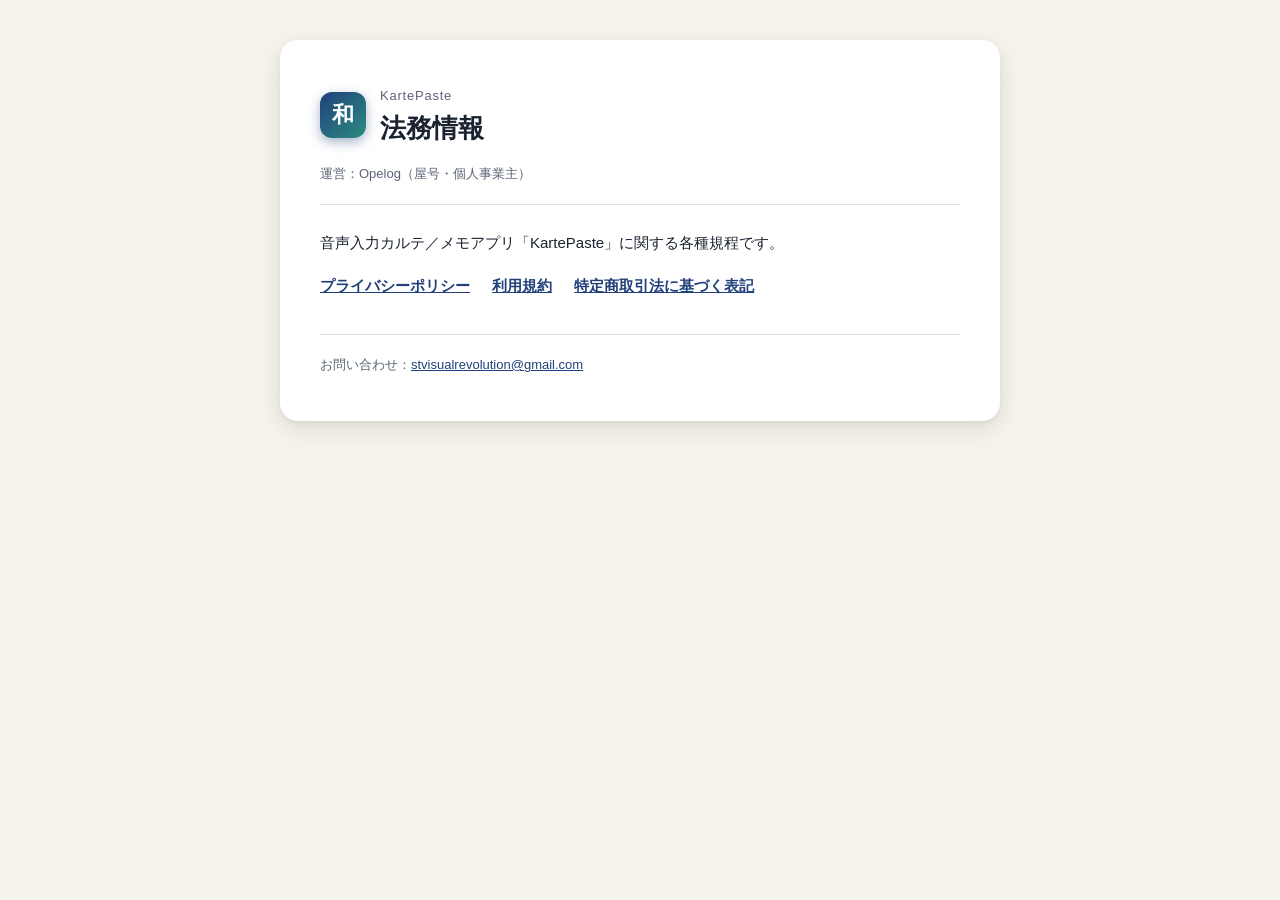
<file: index.html>
<!DOCTYPE html>
<html lang="ja">
<head>
<meta charset="UTF-8" />
<meta name="viewport" content="width=device-width, initial-scale=1.0" />
<title>KartePaste 法務情報</title>
<link rel="stylesheet" href="style.css" />
</head>
<body>
<div class="wrap">
  <div class="paper">
    <div class="hero">
      <div class="hero-mark">和</div>
      <div><div class="app-name">KartePaste</div><h1>法務情報</h1></div>
    </div>
    <p class="meta">運営：Opelog（屋号・個人事業主）</p>
    <p>音声入力カルテ／メモアプリ「KartePaste」に関する各種規程です。</p>
    <p class="links">
      <a href="privacy.html">プライバシーポリシー</a>
      <a href="terms.html">利用規約</a>
      <a href="tokushoho.html">特定商取引法に基づく表記</a>
    </p>
    <div class="foot">お問い合わせ：<a href="mailto:stvisualrevolution@gmail.com">stvisualrevolution@gmail.com</a></div>
  </div>
</div>
</body>
</html>
</file>
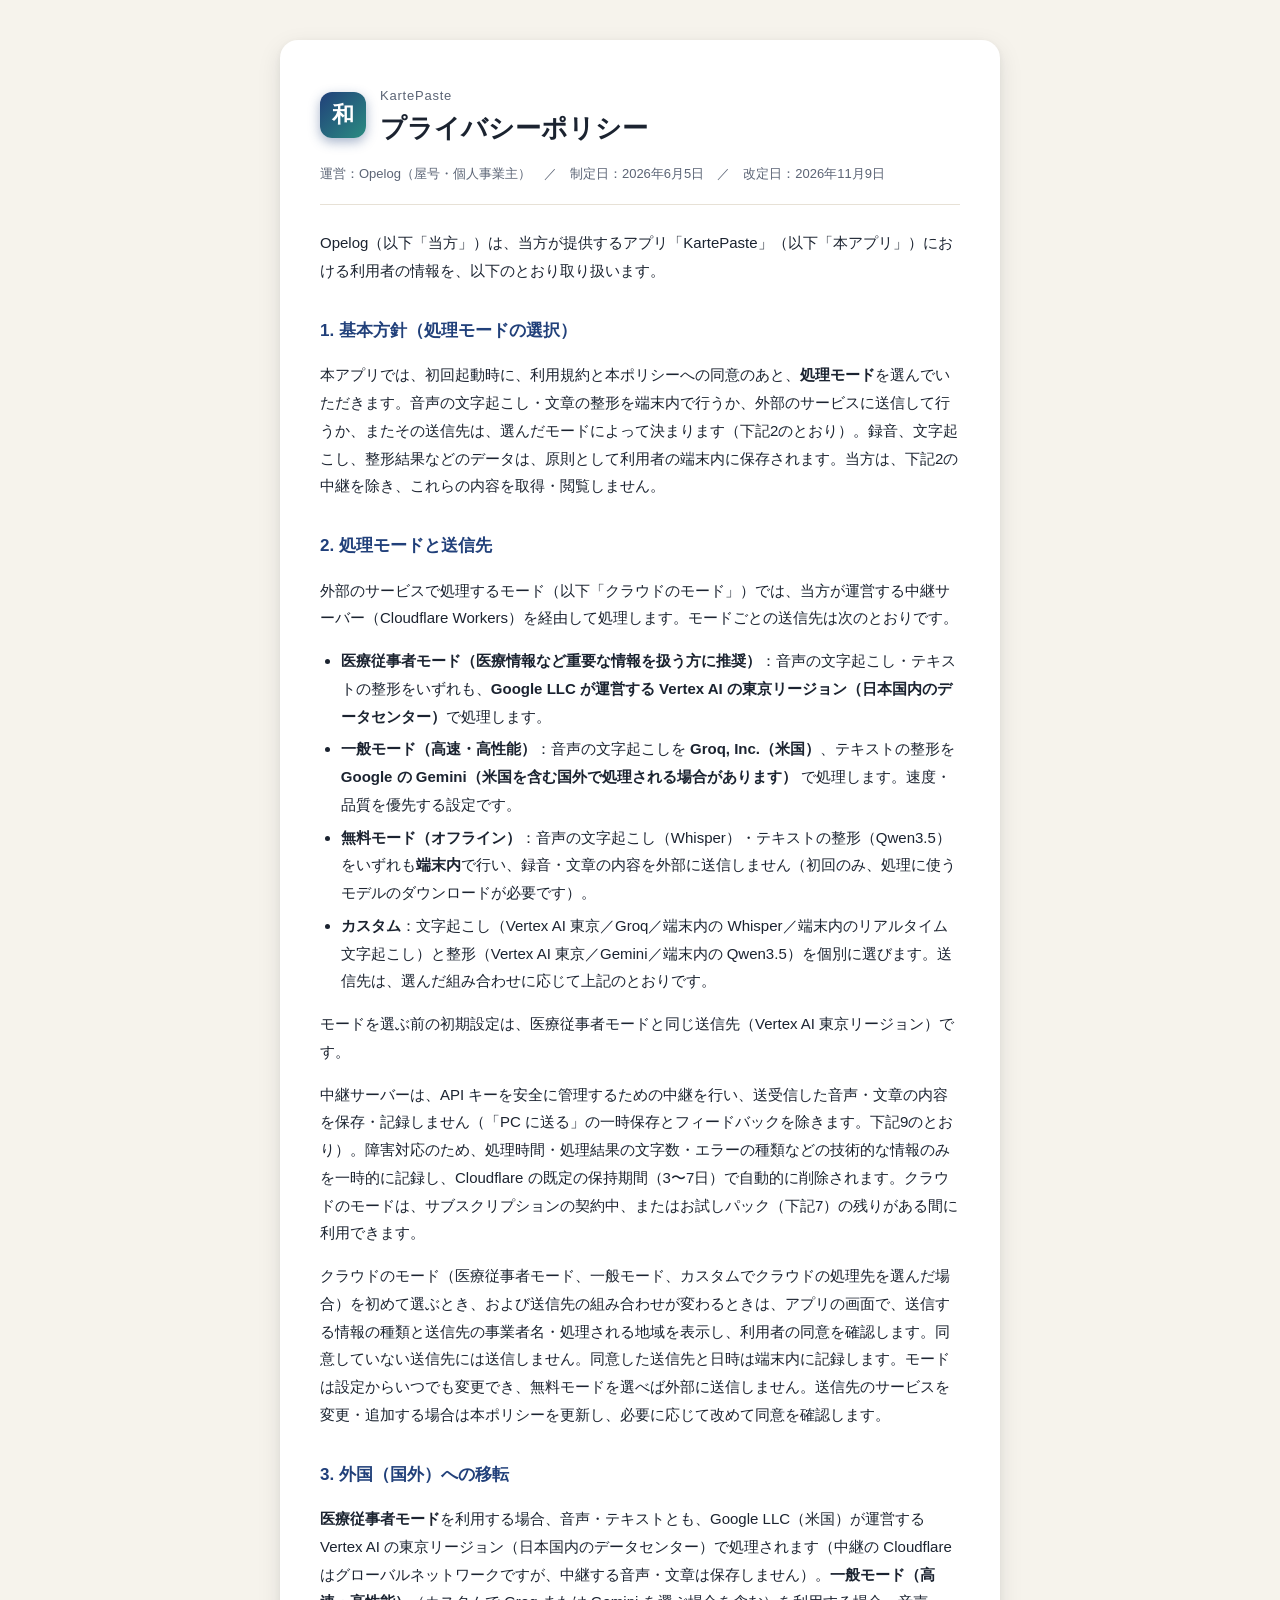
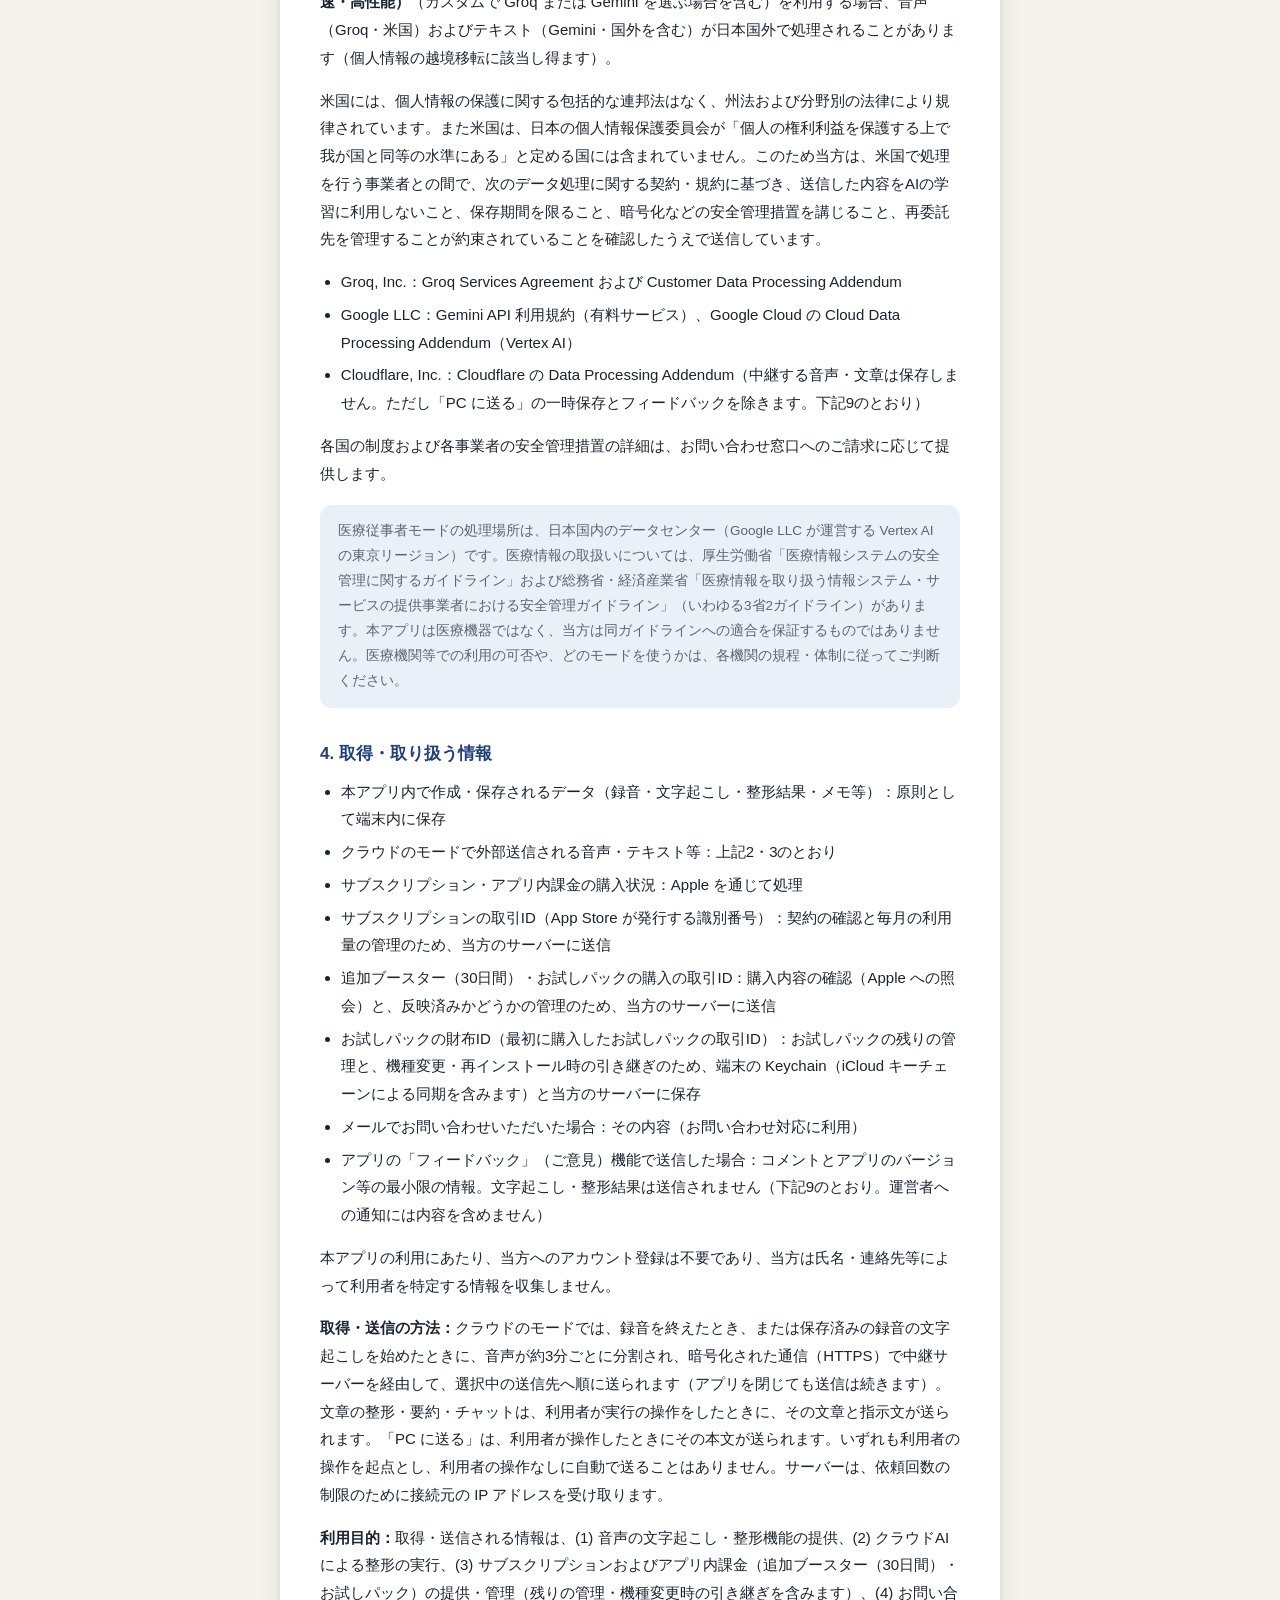
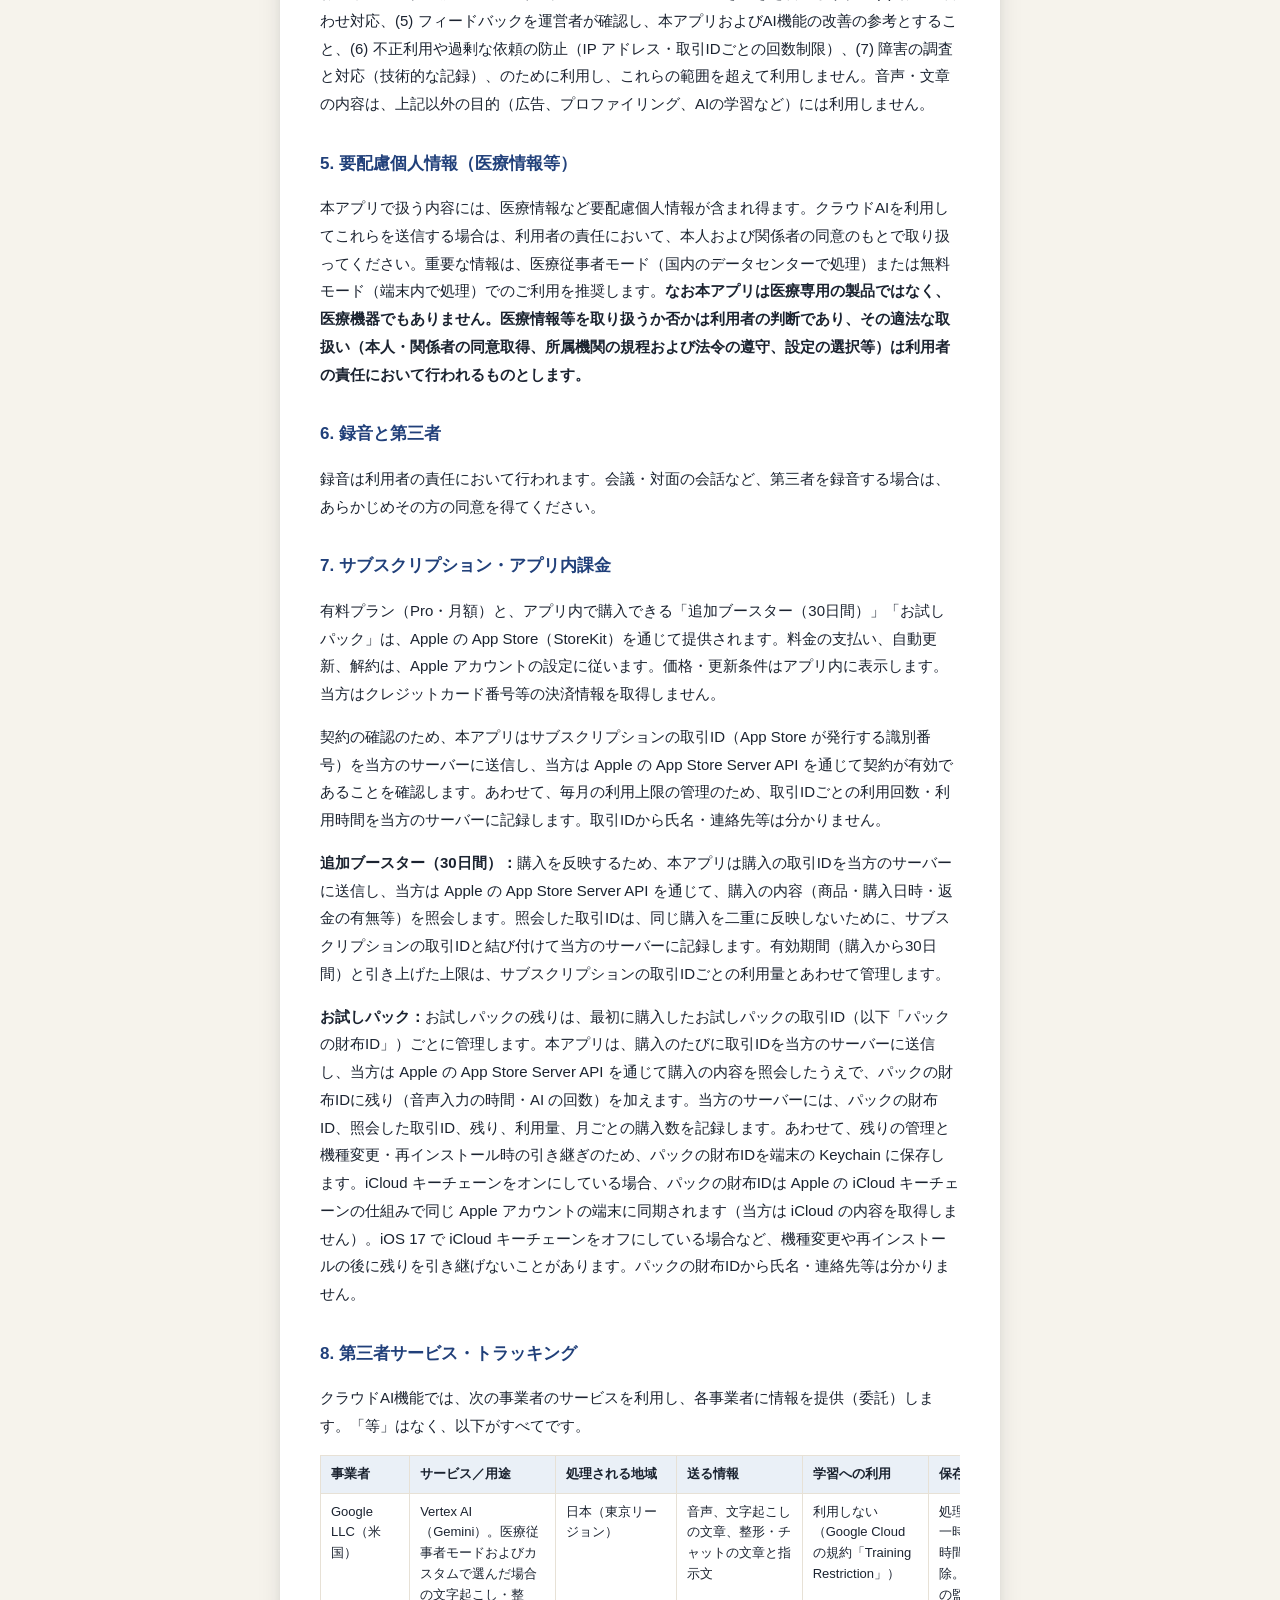
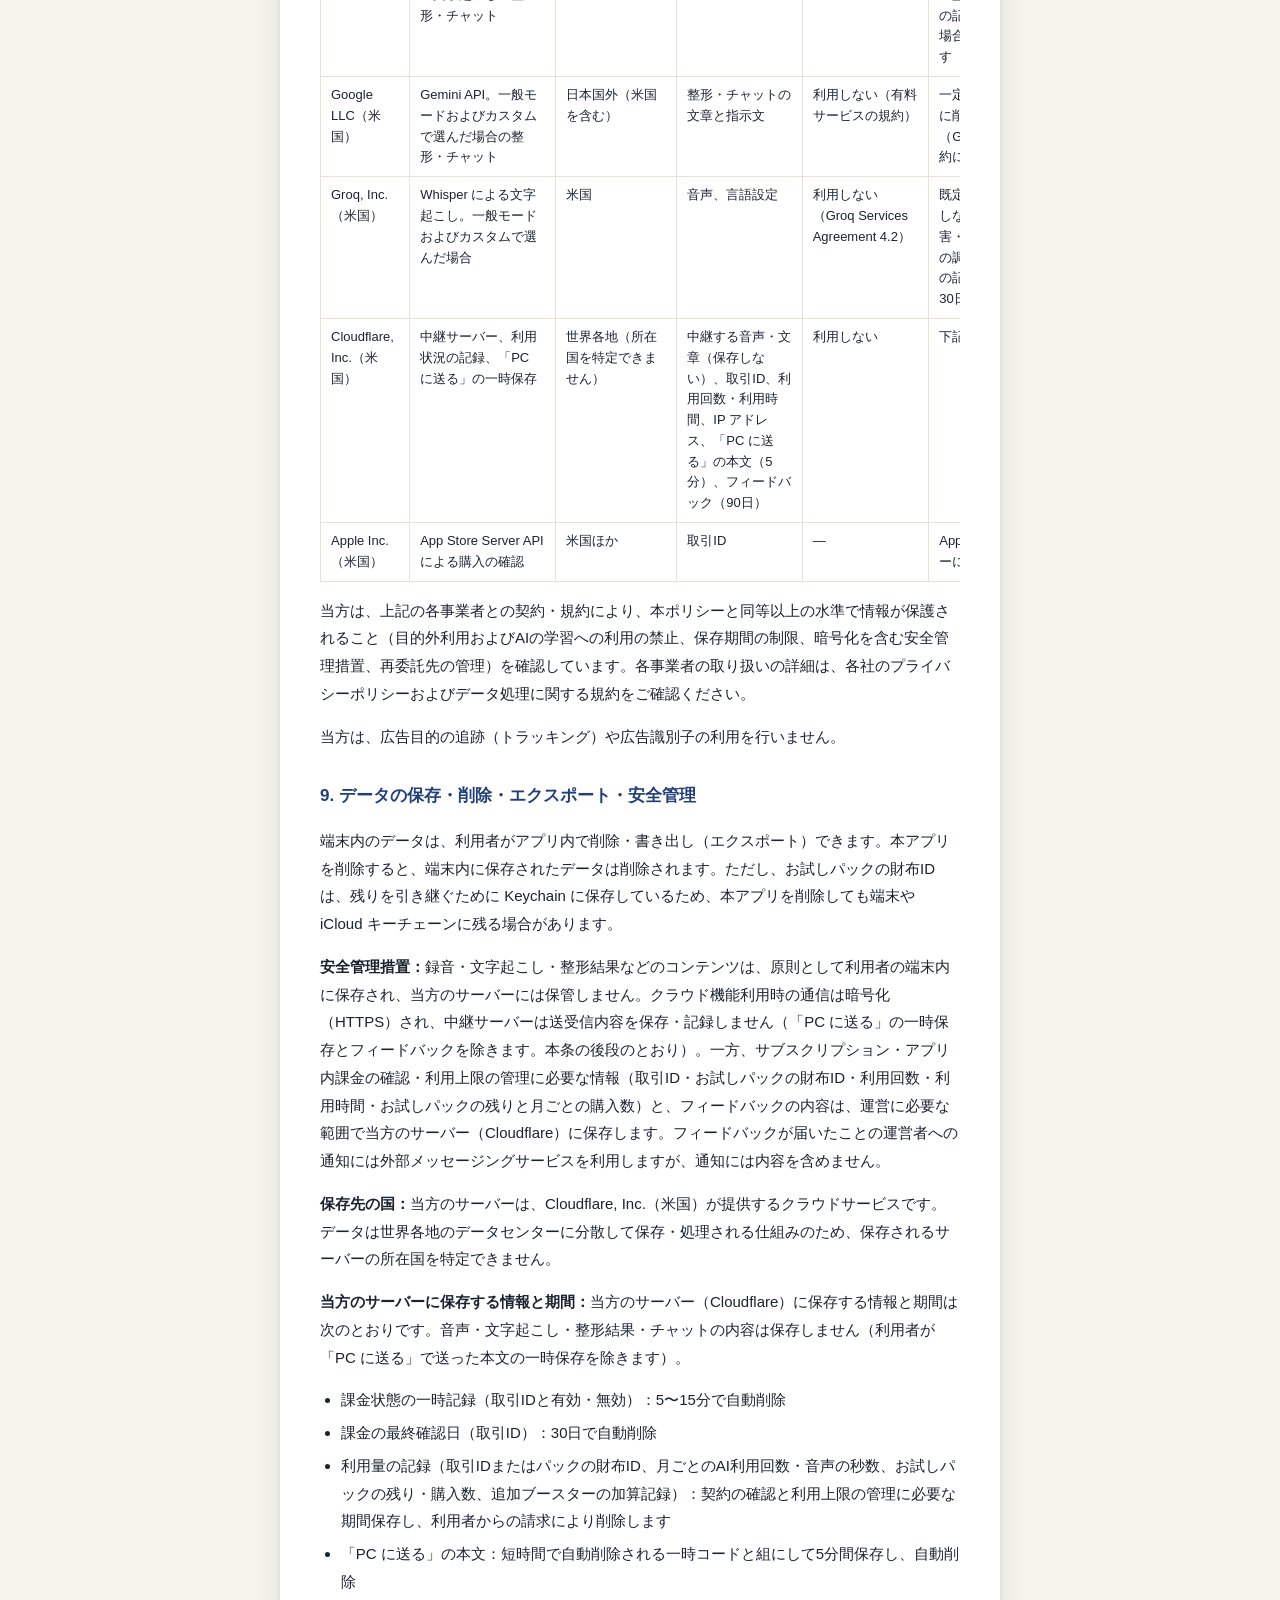
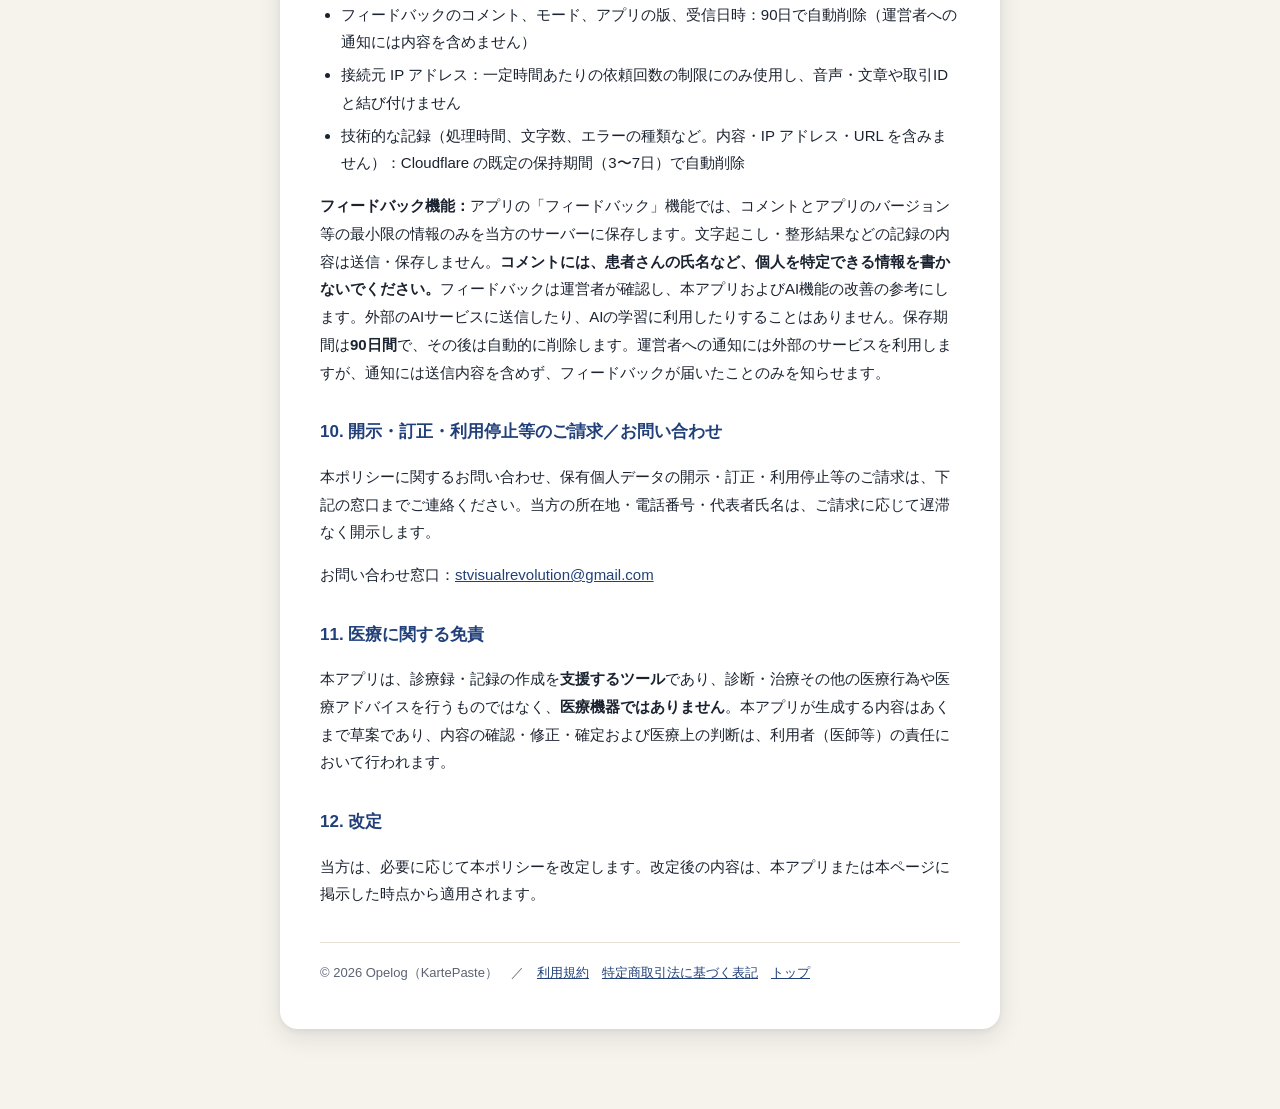
<file: privacy.html>
<!DOCTYPE html>
<html lang="ja">
<head>
<meta charset="UTF-8" />
<meta name="viewport" content="width=device-width, initial-scale=1.0" />
<title>プライバシーポリシー｜KartePaste</title>
<link rel="stylesheet" href="style.css" />
</head>
<body>
<div class="wrap">
  <div class="paper">
    <div class="hero">
      <div class="hero-mark">和</div>
      <div><div class="app-name">KartePaste</div><h1>プライバシーポリシー</h1></div>
    </div>
    <p class="meta">運営：Opelog（屋号・個人事業主）　／　制定日：2026年6月5日　／　改定日：2026年11月9日</p>

    <p>Opelog（以下「当方」）は、当方が提供するアプリ「KartePaste」（以下「本アプリ」）における利用者の情報を、以下のとおり取り扱います。</p>

    <h2>1. 基本方針（処理モードの選択）</h2>
    <p>本アプリでは、初回起動時に、利用規約と本ポリシーへの同意のあと、<strong>処理モード</strong>を選んでいただきます。音声の文字起こし・文章の整形を端末内で行うか、外部のサービスに送信して行うか、またその送信先は、選んだモードによって決まります（下記2のとおり）。録音、文字起こし、整形結果などのデータは、原則として利用者の端末内に保存されます。当方は、下記2の中継を除き、これらの内容を取得・閲覧しません。</p>

    <h2>2. 処理モードと送信先</h2>
    <p>外部のサービスで処理するモード（以下「クラウドのモード」）では、当方が運営する中継サーバー（Cloudflare Workers）を経由して処理します。モードごとの送信先は次のとおりです。</p>
    <ul>
      <li><strong>医療従事者モード（医療情報など重要な情報を扱う方に推奨）</strong>：音声の文字起こし・テキストの整形をいずれも、<strong>Google LLC が運営する Vertex AI の東京リージョン（日本国内のデータセンター）</strong>で処理します。</li>
      <li><strong>一般モード（高速・高性能）</strong>：音声の文字起こしを <strong>Groq, Inc.（米国）</strong>、テキストの整形を <strong>Google の Gemini（米国を含む国外で処理される場合があります）</strong> で処理します。速度・品質を優先する設定です。</li>
      <li><strong>無料モード（オフライン）</strong>：音声の文字起こし（Whisper）・テキストの整形（Qwen3.5）をいずれも<strong>端末内</strong>で行い、録音・文章の内容を外部に送信しません（初回のみ、処理に使うモデルのダウンロードが必要です）。</li>
      <li><strong>カスタム</strong>：文字起こし（Vertex AI 東京／Groq／端末内の Whisper／端末内のリアルタイム文字起こし）と整形（Vertex AI 東京／Gemini／端末内の Qwen3.5）を個別に選びます。送信先は、選んだ組み合わせに応じて上記のとおりです。</li>
    </ul>
    <p>モードを選ぶ前の初期設定は、医療従事者モードと同じ送信先（Vertex AI 東京リージョン）です。</p>
    <p>中継サーバーは、API キーを安全に管理するための中継を行い、送受信した音声・文章の内容を保存・記録しません（「PC に送る」の一時保存とフィードバックを除きます。下記9のとおり）。障害対応のため、処理時間・処理結果の文字数・エラーの種類などの技術的な情報のみを一時的に記録し、Cloudflare の既定の保持期間（3〜7日）で自動的に削除されます。クラウドのモードは、サブスクリプションの契約中、またはお試しパック（下記7）の残りがある間に利用できます。</p>
    <p>クラウドのモード（医療従事者モード、一般モード、カスタムでクラウドの処理先を選んだ場合）を初めて選ぶとき、および送信先の組み合わせが変わるときは、アプリの画面で、送信する情報の種類と送信先の事業者名・処理される地域を表示し、利用者の同意を確認します。同意していない送信先には送信しません。同意した送信先と日時は端末内に記録します。モードは設定からいつでも変更でき、無料モードを選べば外部に送信しません。送信先のサービスを変更・追加する場合は本ポリシーを更新し、必要に応じて改めて同意を確認します。</p>

    <h2>3. 外国（国外）への移転</h2>
    <p><strong>医療従事者モード</strong>を利用する場合、音声・テキストとも、Google LLC（米国）が運営する Vertex AI の東京リージョン（日本国内のデータセンター）で処理されます（中継の Cloudflare はグローバルネットワークですが、中継する音声・文章は保存しません）。<strong>一般モード（高速・高性能）</strong>（カスタムで Groq または Gemini を選ぶ場合を含む）を利用する場合、音声（Groq・米国）およびテキスト（Gemini・国外を含む）が日本国外で処理されることがあります（個人情報の越境移転に該当し得ます）。</p>
    <p>米国には、個人情報の保護に関する包括的な連邦法はなく、州法および分野別の法律により規律されています。また米国は、日本の個人情報保護委員会が「個人の権利利益を保護する上で我が国と同等の水準にある」と定める国には含まれていません。このため当方は、米国で処理を行う事業者との間で、次のデータ処理に関する契約・規約に基づき、送信した内容をAIの学習に利用しないこと、保存期間を限ること、暗号化などの安全管理措置を講じること、再委託先を管理することが約束されていることを確認したうえで送信しています。</p>
    <ul>
      <li>Groq, Inc.：Groq Services Agreement および Customer Data Processing Addendum</li>
      <li>Google LLC：Gemini API 利用規約（有料サービス）、Google Cloud の Cloud Data Processing Addendum（Vertex AI）</li>
      <li>Cloudflare, Inc.：Cloudflare の Data Processing Addendum（中継する音声・文章は保存しません。ただし「PC に送る」の一時保存とフィードバックを除きます。下記9のとおり）</li>
    </ul>
    <p>各国の制度および各事業者の安全管理措置の詳細は、お問い合わせ窓口へのご請求に応じて提供します。</p>
    <p class="note">医療従事者モードの処理場所は、日本国内のデータセンター（Google LLC が運営する Vertex AI の東京リージョン）です。医療情報の取扱いについては、厚生労働省「医療情報システムの安全管理に関するガイドライン」および総務省・経済産業省「医療情報を取り扱う情報システム・サービスの提供事業者における安全管理ガイドライン」（いわゆる3省2ガイドライン）があります。本アプリは医療機器ではなく、当方は同ガイドラインへの適合を保証するものではありません。医療機関等での利用の可否や、どのモードを使うかは、各機関の規程・体制に従ってご判断ください。</p>

    <h2>4. 取得・取り扱う情報</h2>
    <ul>
      <li>本アプリ内で作成・保存されるデータ（録音・文字起こし・整形結果・メモ等）：原則として端末内に保存</li>
      <li>クラウドのモードで外部送信される音声・テキスト等：上記2・3のとおり</li>
      <li>サブスクリプション・アプリ内課金の購入状況：Apple を通じて処理</li>
      <li>サブスクリプションの取引ID（App Store が発行する識別番号）：契約の確認と毎月の利用量の管理のため、当方のサーバーに送信</li>
      <li>追加ブースター（30日間）・お試しパックの購入の取引ID：購入内容の確認（Apple への照会）と、反映済みかどうかの管理のため、当方のサーバーに送信</li>
      <li>お試しパックの財布ID（最初に購入したお試しパックの取引ID）：お試しパックの残りの管理と、機種変更・再インストール時の引き継ぎのため、端末の Keychain（iCloud キーチェーンによる同期を含みます）と当方のサーバーに保存</li>
      <li>メールでお問い合わせいただいた場合：その内容（お問い合わせ対応に利用）</li>
      <li>アプリの「フィードバック」（ご意見）機能で送信した場合：コメントとアプリのバージョン等の最小限の情報。文字起こし・整形結果は送信されません（下記9のとおり。運営者への通知には内容を含めません）</li>
    </ul>
    <p>本アプリの利用にあたり、当方へのアカウント登録は不要であり、当方は氏名・連絡先等によって利用者を特定する情報を収集しません。</p>
    <p><strong>取得・送信の方法：</strong>クラウドのモードでは、録音を終えたとき、または保存済みの録音の文字起こしを始めたときに、音声が約3分ごとに分割され、暗号化された通信（HTTPS）で中継サーバーを経由して、選択中の送信先へ順に送られます（アプリを閉じても送信は続きます）。文章の整形・要約・チャットは、利用者が実行の操作をしたときに、その文章と指示文が送られます。「PC に送る」は、利用者が操作したときにその本文が送られます。いずれも利用者の操作を起点とし、利用者の操作なしに自動で送ることはありません。サーバーは、依頼回数の制限のために接続元の IP アドレスを受け取ります。</p>
    <p><strong>利用目的：</strong>取得・送信される情報は、(1) 音声の文字起こし・整形機能の提供、(2) クラウドAIによる整形の実行、(3) サブスクリプションおよびアプリ内課金（追加ブースター（30日間）・お試しパック）の提供・管理（残りの管理・機種変更時の引き継ぎを含みます）、(4) お問い合わせ対応、(5) フィードバックを運営者が確認し、本アプリおよびAI機能の改善の参考とすること、(6) 不正利用や過剰な依頼の防止（IP アドレス・取引IDごとの回数制限）、(7) 障害の調査と対応（技術的な記録）、のために利用し、これらの範囲を超えて利用しません。音声・文章の内容は、上記以外の目的（広告、プロファイリング、AIの学習など）には利用しません。</p>

    <h2>5. 要配慮個人情報（医療情報等）</h2>
    <p>本アプリで扱う内容には、医療情報など要配慮個人情報が含まれ得ます。クラウドAIを利用してこれらを送信する場合は、利用者の責任において、本人および関係者の同意のもとで取り扱ってください。重要な情報は、医療従事者モード（国内のデータセンターで処理）または無料モード（端末内で処理）でのご利用を推奨します。<strong>なお本アプリは医療専用の製品ではなく、医療機器でもありません。医療情報等を取り扱うか否かは利用者の判断であり、その適法な取扱い（本人・関係者の同意取得、所属機関の規程および法令の遵守、設定の選択等）は利用者の責任において行われるものとします。</strong></p>

    <h2>6. 録音と第三者</h2>
    <p>録音は利用者の責任において行われます。会議・対面の会話など、第三者を録音する場合は、あらかじめその方の同意を得てください。</p>

    <h2>7. サブスクリプション・アプリ内課金</h2>
    <p>有料プラン（Pro・月額）と、アプリ内で購入できる「追加ブースター（30日間）」「お試しパック」は、Apple の App Store（StoreKit）を通じて提供されます。料金の支払い、自動更新、解約は、Apple アカウントの設定に従います。価格・更新条件はアプリ内に表示します。当方はクレジットカード番号等の決済情報を取得しません。</p>
    <p>契約の確認のため、本アプリはサブスクリプションの取引ID（App Store が発行する識別番号）を当方のサーバーに送信し、当方は Apple の App Store Server API を通じて契約が有効であることを確認します。あわせて、毎月の利用上限の管理のため、取引IDごとの利用回数・利用時間を当方のサーバーに記録します。取引IDから氏名・連絡先等は分かりません。</p>
    <p><strong>追加ブースター（30日間）：</strong>購入を反映するため、本アプリは購入の取引IDを当方のサーバーに送信し、当方は Apple の App Store Server API を通じて、購入の内容（商品・購入日時・返金の有無等）を照会します。照会した取引IDは、同じ購入を二重に反映しないために、サブスクリプションの取引IDと結び付けて当方のサーバーに記録します。有効期間（購入から30日間）と引き上げた上限は、サブスクリプションの取引IDごとの利用量とあわせて管理します。</p>
    <p><strong>お試しパック：</strong>お試しパックの残りは、最初に購入したお試しパックの取引ID（以下「パックの財布ID」）ごとに管理します。本アプリは、購入のたびに取引IDを当方のサーバーに送信し、当方は Apple の App Store Server API を通じて購入の内容を照会したうえで、パックの財布IDに残り（音声入力の時間・AI の回数）を加えます。当方のサーバーには、パックの財布ID、照会した取引ID、残り、利用量、月ごとの購入数を記録します。あわせて、残りの管理と機種変更・再インストール時の引き継ぎのため、パックの財布IDを端末の Keychain に保存します。iCloud キーチェーンをオンにしている場合、パックの財布IDは Apple の iCloud キーチェーンの仕組みで同じ Apple アカウントの端末に同期されます（当方は iCloud の内容を取得しません）。iOS 17 で iCloud キーチェーンをオフにしている場合など、機種変更や再インストールの後に残りを引き継げないことがあります。パックの財布IDから氏名・連絡先等は分かりません。</p>

    <h2>8. 第三者サービス・トラッキング</h2>
    <p>クラウドAI機能では、次の事業者のサービスを利用し、各事業者に情報を提供（委託）します。「等」はなく、以下がすべてです。</p>
    <div class="table-wrap">
      <table>
        <thead>
          <tr><th>事業者</th><th>サービス／用途</th><th>処理される地域</th><th>送る情報</th><th>学習への利用</th><th>保存</th></tr>
        </thead>
        <tbody>
          <tr><td>Google LLC（米国）</td><td>Vertex AI（Gemini）。医療従事者モードおよびカスタムで選んだ場合の文字起こし・整形・チャット</td><td>日本（東京リージョン）</td><td>音声、文字起こしの文章、整形・チャットの文章と指示文</td><td>利用しない（Google Cloud の規約「Training Restriction」）</td><td>処理のための一時保存は24時間以内に削除。不正利用の監視のための記録が残る場合があります</td></tr>
          <tr><td>Google LLC（米国）</td><td>Gemini API。一般モードおよびカスタムで選んだ場合の整形・チャット</td><td>日本国外（米国を含む）</td><td>整形・チャットの文章と指示文</td><td>利用しない（有料サービスの規約）</td><td>一定期間の後に削除（Google の規約による）</td></tr>
          <tr><td>Groq, Inc.（米国）</td><td>Whisper による文字起こし。一般モードおよびカスタムで選んだ場合</td><td>米国</td><td>音声、言語設定</td><td>利用しない（Groq Services Agreement 4.2）</td><td>既定では保存しない。障害・不正利用の調査のための記録は最長30日</td></tr>
          <tr><td>Cloudflare, Inc.（米国）</td><td>中継サーバー、利用状況の記録、「PC に送る」の一時保存</td><td>世界各地（所在国を特定できません）</td><td>中継する音声・文章（保存しない）、取引ID、利用回数・利用時間、IP アドレス、「PC に送る」の本文（5分）、フィードバック（90日）</td><td>利用しない</td><td>下記9のとおり</td></tr>
          <tr><td>Apple Inc.（米国）</td><td>App Store Server API による購入の確認</td><td>米国ほか</td><td>取引ID</td><td>—</td><td>Apple のポリシーによる</td></tr>
        </tbody>
      </table>
    </div>
    <p>当方は、上記の各事業者との契約・規約により、本ポリシーと同等以上の水準で情報が保護されること（目的外利用およびAIの学習への利用の禁止、保存期間の制限、暗号化を含む安全管理措置、再委託先の管理）を確認しています。各事業者の取り扱いの詳細は、各社のプライバシーポリシーおよびデータ処理に関する規約をご確認ください。</p>
    <p>当方は、広告目的の追跡（トラッキング）や広告識別子の利用を行いません。</p>

    <h2>9. データの保存・削除・エクスポート・安全管理</h2>
    <p>端末内のデータは、利用者がアプリ内で削除・書き出し（エクスポート）できます。本アプリを削除すると、端末内に保存されたデータは削除されます。ただし、お試しパックの財布IDは、残りを引き継ぐために Keychain に保存しているため、本アプリを削除しても端末や iCloud キーチェーンに残る場合があります。</p>
    <p><strong>安全管理措置：</strong>録音・文字起こし・整形結果などのコンテンツは、原則として利用者の端末内に保存され、当方のサーバーには保管しません。クラウド機能利用時の通信は暗号化（HTTPS）され、中継サーバーは送受信内容を保存・記録しません（「PC に送る」の一時保存とフィードバックを除きます。本条の後段のとおり）。一方、サブスクリプション・アプリ内課金の確認・利用上限の管理に必要な情報（取引ID・お試しパックの財布ID・利用回数・利用時間・お試しパックの残りと月ごとの購入数）と、フィードバックの内容は、運営に必要な範囲で当方のサーバー（Cloudflare）に保存します。フィードバックが届いたことの運営者への通知には外部メッセージングサービスを利用しますが、通知には内容を含めません。</p>
    <p><strong>保存先の国：</strong>当方のサーバーは、Cloudflare, Inc.（米国）が提供するクラウドサービスです。データは世界各地のデータセンターに分散して保存・処理される仕組みのため、保存されるサーバーの所在国を特定できません。</p>
    <p><strong>当方のサーバーに保存する情報と期間：</strong>当方のサーバー（Cloudflare）に保存する情報と期間は次のとおりです。音声・文字起こし・整形結果・チャットの内容は保存しません（利用者が「PC に送る」で送った本文の一時保存を除きます）。</p>
    <ul>
      <li>課金状態の一時記録（取引IDと有効・無効）：5〜15分で自動削除</li>
      <li>課金の最終確認日（取引ID）：30日で自動削除</li>
      <li>利用量の記録（取引IDまたはパックの財布ID、月ごとのAI利用回数・音声の秒数、お試しパックの残り・購入数、追加ブースターの加算記録）：契約の確認と利用上限の管理に必要な期間保存し、利用者からの請求により削除します</li>
      <li>「PC に送る」の本文：短時間で自動削除される一時コードと組にして5分間保存し、自動削除</li>
      <li>フィードバックのコメント、モード、アプリの版、受信日時：90日で自動削除（運営者への通知には内容を含めません）</li>
      <li>接続元 IP アドレス：一定時間あたりの依頼回数の制限にのみ使用し、音声・文章や取引IDと結び付けません</li>
      <li>技術的な記録（処理時間、文字数、エラーの種類など。内容・IP アドレス・URL を含みません）：Cloudflare の既定の保持期間（3〜7日）で自動削除</li>
    </ul>
    <p><strong>フィードバック機能：</strong>アプリの「フィードバック」機能では、コメントとアプリのバージョン等の最小限の情報のみを当方のサーバーに保存します。文字起こし・整形結果などの記録の内容は送信・保存しません。<strong>コメントには、患者さんの氏名など、個人を特定できる情報を書かないでください。</strong>フィードバックは運営者が確認し、本アプリおよびAI機能の改善の参考にします。外部のAIサービスに送信したり、AIの学習に利用したりすることはありません。保存期間は<strong>90日間</strong>で、その後は自動的に削除します。運営者への通知には外部のサービスを利用しますが、通知には送信内容を含めず、フィードバックが届いたことのみを知らせます。</p>

    <h2>10. 開示・訂正・利用停止等のご請求／お問い合わせ</h2>
    <p>本ポリシーに関するお問い合わせ、保有個人データの開示・訂正・利用停止等のご請求は、下記の窓口までご連絡ください。当方の所在地・電話番号・代表者氏名は、ご請求に応じて遅滞なく開示します。</p>
    <p>お問い合わせ窓口：<a href="mailto:stvisualrevolution@gmail.com">stvisualrevolution@gmail.com</a></p>

    <h2>11. 医療に関する免責</h2>
    <p>本アプリは、診療録・記録の作成を<strong>支援するツール</strong>であり、診断・治療その他の医療行為や医療アドバイスを行うものではなく、<strong>医療機器ではありません</strong>。本アプリが生成する内容はあくまで草案であり、内容の確認・修正・確定および医療上の判断は、利用者（医師等）の責任において行われます。</p>

    <h2>12. 改定</h2>
    <p>当方は、必要に応じて本ポリシーを改定します。改定後の内容は、本アプリまたは本ページに掲示した時点から適用されます。</p>

    <div class="foot">
      © 2026 Opelog（KartePaste）　／　<a href="terms.html">利用規約</a>　<a href="tokushoho.html">特定商取引法に基づく表記</a>　<a href="index.html">トップ</a>
    </div>
  </div>
</div>
</body>
</html>
</file>
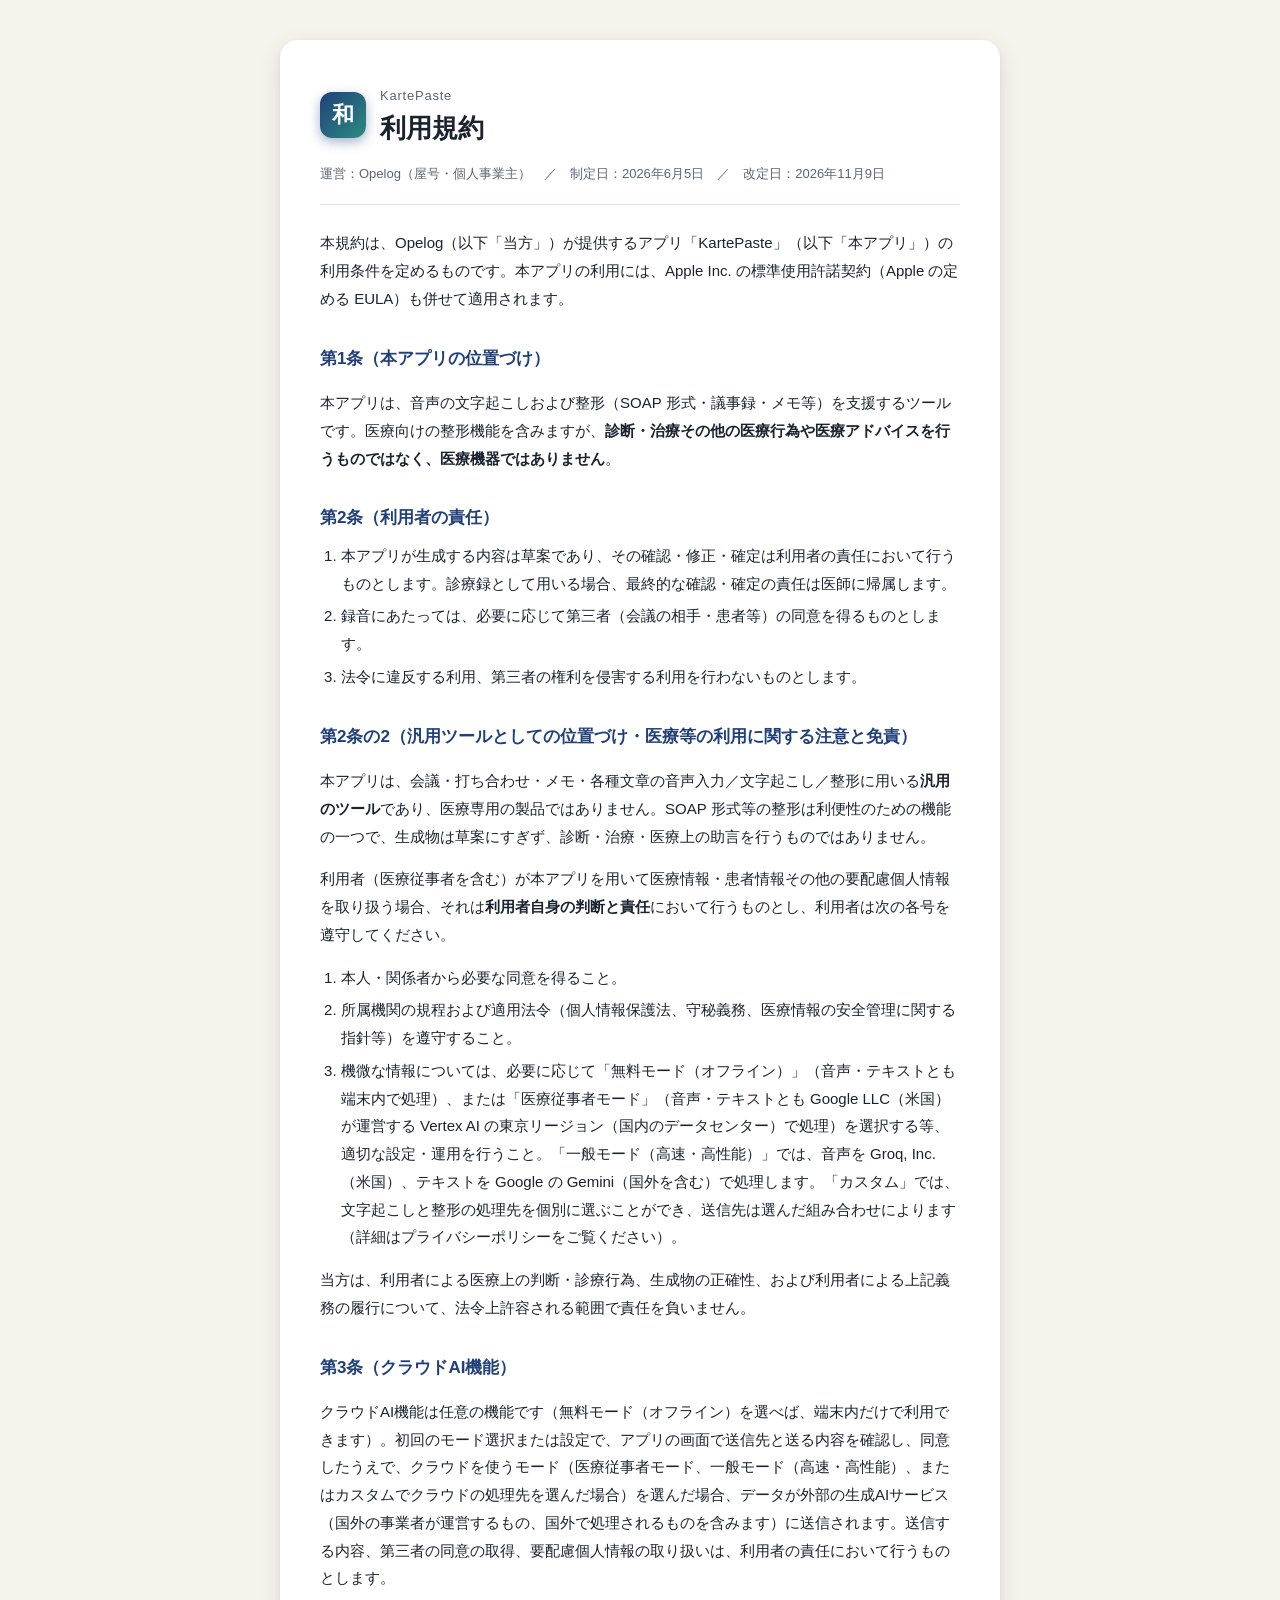
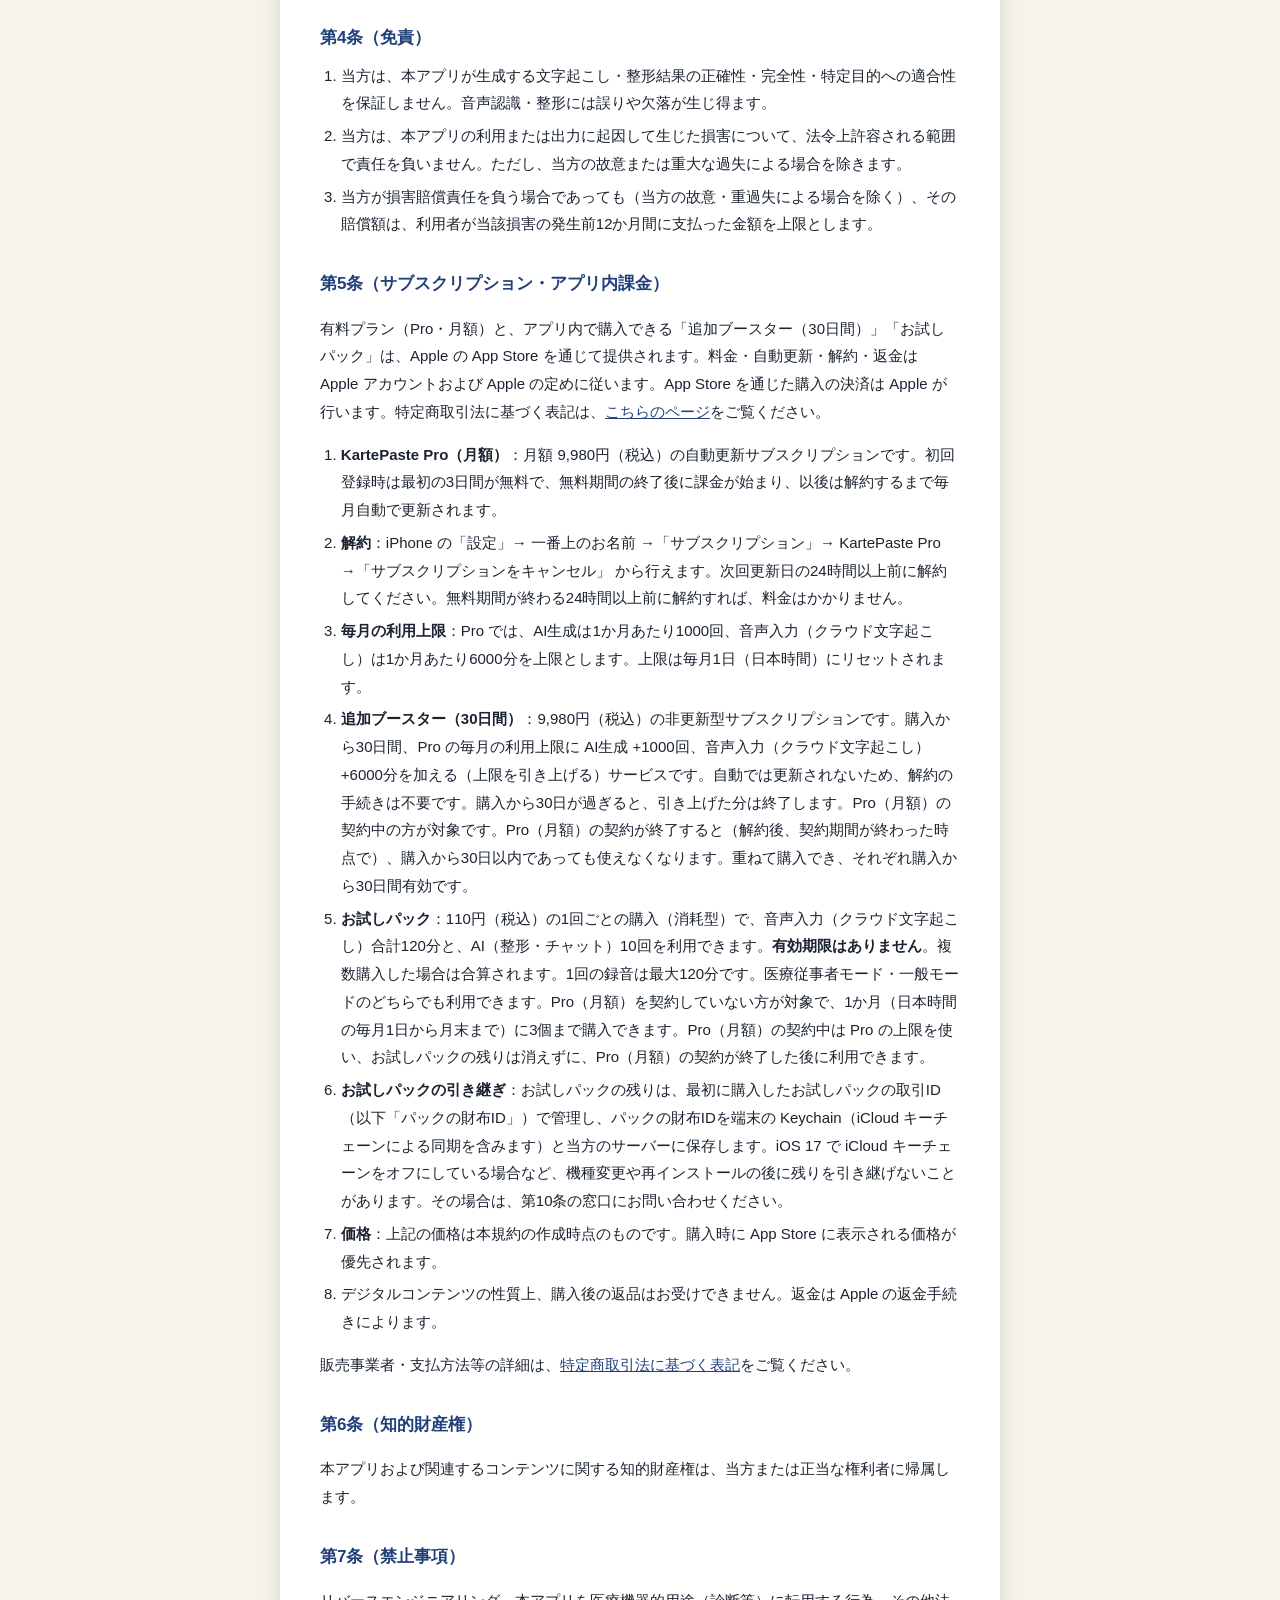
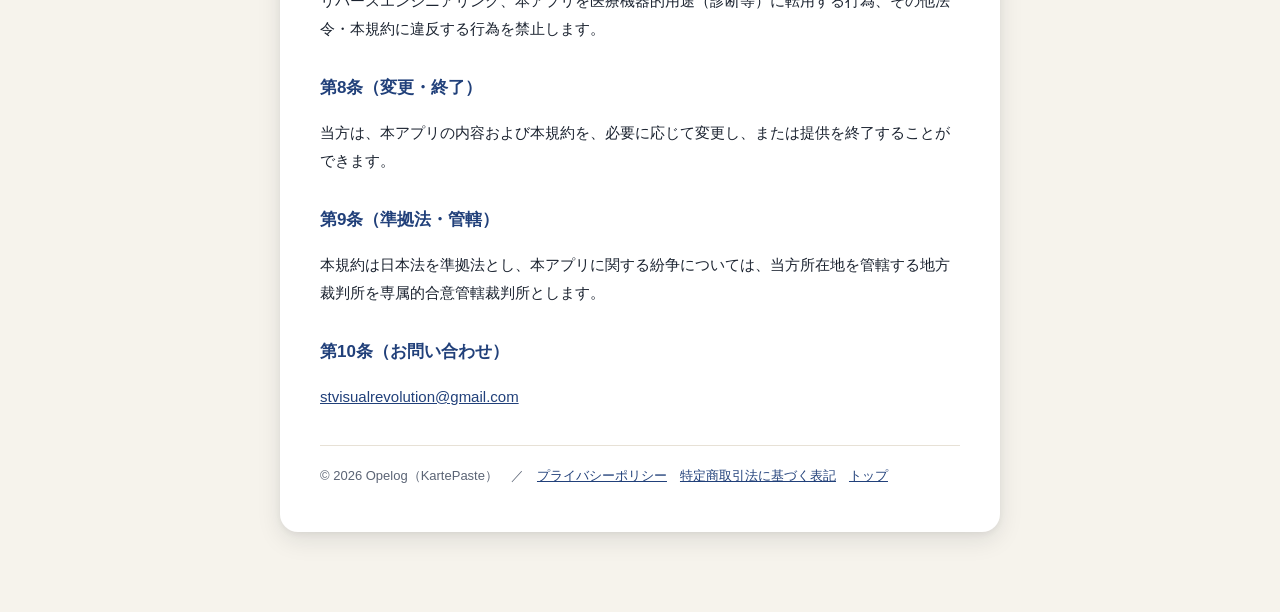
<file: terms.html>
<!DOCTYPE html>
<html lang="ja">
<head>
<meta charset="UTF-8" />
<meta name="viewport" content="width=device-width, initial-scale=1.0" />
<title>利用規約｜KartePaste</title>
<link rel="stylesheet" href="style.css" />
</head>
<body>
<div class="wrap">
  <div class="paper">
    <div class="hero">
      <div class="hero-mark">和</div>
      <div><div class="app-name">KartePaste</div><h1>利用規約</h1></div>
    </div>
    <p class="meta">運営：Opelog（屋号・個人事業主）　／　制定日：2026年6月5日　／　改定日：2026年11月9日</p>

    <p>本規約は、Opelog（以下「当方」）が提供するアプリ「KartePaste」（以下「本アプリ」）の利用条件を定めるものです。本アプリの利用には、Apple Inc. の標準使用許諾契約（Apple の定める EULA）も併せて適用されます。</p>

    <h2>第1条（本アプリの位置づけ）</h2>
    <p>本アプリは、音声の文字起こしおよび整形（SOAP 形式・議事録・メモ等）を支援するツールです。医療向けの整形機能を含みますが、<strong>診断・治療その他の医療行為や医療アドバイスを行うものではなく、医療機器ではありません</strong>。</p>

    <h2>第2条（利用者の責任）</h2>
    <ol>
      <li>本アプリが生成する内容は草案であり、その確認・修正・確定は利用者の責任において行うものとします。診療録として用いる場合、最終的な確認・確定の責任は医師に帰属します。</li>
      <li>録音にあたっては、必要に応じて第三者（会議の相手・患者等）の同意を得るものとします。</li>
      <li>法令に違反する利用、第三者の権利を侵害する利用を行わないものとします。</li>
    </ol>

    <h2>第2条の2（汎用ツールとしての位置づけ・医療等の利用に関する注意と免責）</h2>
    <p>本アプリは、会議・打ち合わせ・メモ・各種文章の音声入力／文字起こし／整形に用いる<strong>汎用のツール</strong>であり、医療専用の製品ではありません。SOAP 形式等の整形は利便性のための機能の一つで、生成物は草案にすぎず、診断・治療・医療上の助言を行うものではありません。</p>
    <p>利用者（医療従事者を含む）が本アプリを用いて医療情報・患者情報その他の要配慮個人情報を取り扱う場合、それは<strong>利用者自身の判断と責任</strong>において行うものとし、利用者は次の各号を遵守してください。</p>
    <ol>
      <li>本人・関係者から必要な同意を得ること。</li>
      <li>所属機関の規程および適用法令（個人情報保護法、守秘義務、医療情報の安全管理に関する指針等）を遵守すること。</li>
      <li>機微な情報については、必要に応じて「無料モード（オフライン）」（音声・テキストとも端末内で処理）、または「医療従事者モード」（音声・テキストとも Google LLC（米国）が運営する Vertex AI の東京リージョン（国内のデータセンター）で処理）を選択する等、適切な設定・運用を行うこと。「一般モード（高速・高性能）」では、音声を Groq, Inc.（米国）、テキストを Google の Gemini（国外を含む）で処理します。「カスタム」では、文字起こしと整形の処理先を個別に選ぶことができ、送信先は選んだ組み合わせによります（詳細はプライバシーポリシーをご覧ください）。</li>
    </ol>
    <p>当方は、利用者による医療上の判断・診療行為、生成物の正確性、および利用者による上記義務の履行について、法令上許容される範囲で責任を負いません。</p>

    <h2>第3条（クラウドAI機能）</h2>
    <p>クラウドAI機能は任意の機能です（無料モード（オフライン）を選べば、端末内だけで利用できます）。初回のモード選択または設定で、アプリの画面で送信先と送る内容を確認し、同意したうえで、クラウドを使うモード（医療従事者モード、一般モード（高速・高性能）、またはカスタムでクラウドの処理先を選んだ場合）を選んだ場合、データが外部の生成AIサービス（国外の事業者が運営するもの、国外で処理されるものを含みます）に送信されます。送信する内容、第三者の同意の取得、要配慮個人情報の取り扱いは、利用者の責任において行うものとします。</p>

    <h2>第4条（免責）</h2>
    <ol>
      <li>当方は、本アプリが生成する文字起こし・整形結果の正確性・完全性・特定目的への適合性を保証しません。音声認識・整形には誤りや欠落が生じ得ます。</li>
      <li>当方は、本アプリの利用または出力に起因して生じた損害について、法令上許容される範囲で責任を負いません。ただし、当方の故意または重大な過失による場合を除きます。</li>
      <li>当方が損害賠償責任を負う場合であっても（当方の故意・重過失による場合を除く）、その賠償額は、利用者が当該損害の発生前12か月間に支払った金額を上限とします。</li>
    </ol>

    <h2>第5条（サブスクリプション・アプリ内課金）</h2>
    <p>有料プラン（Pro・月額）と、アプリ内で購入できる「追加ブースター（30日間）」「お試しパック」は、Apple の App Store を通じて提供されます。料金・自動更新・解約・返金は Apple アカウントおよび Apple の定めに従います。App Store を通じた購入の決済は Apple が行います。特定商取引法に基づく表記は、<a href="tokushoho.html">こちらのページ</a>をご覧ください。</p>
    <ol>
      <li><strong>KartePaste Pro（月額）</strong>：月額 9,980円（税込）の自動更新サブスクリプションです。初回登録時は最初の3日間が無料で、無料期間の終了後に課金が始まり、以後は解約するまで毎月自動で更新されます。</li>
      <li><strong>解約</strong>：iPhone の「設定」→ 一番上のお名前 →「サブスクリプション」→ KartePaste Pro →「サブスクリプションをキャンセル」 から行えます。次回更新日の24時間以上前に解約してください。無料期間が終わる24時間以上前に解約すれば、料金はかかりません。</li>
      <li><strong>毎月の利用上限</strong>：Pro では、AI生成は1か月あたり1000回、音声入力（クラウド文字起こし）は1か月あたり6000分を上限とします。上限は毎月1日（日本時間）にリセットされます。</li>
      <li><strong>追加ブースター（30日間）</strong>：9,980円（税込）の非更新型サブスクリプションです。購入から30日間、Pro の毎月の利用上限に AI生成 +1000回、音声入力（クラウド文字起こし）+6000分を加える（上限を引き上げる）サービスです。自動では更新されないため、解約の手続きは不要です。購入から30日が過ぎると、引き上げた分は終了します。Pro（月額）の契約中の方が対象です。Pro（月額）の契約が終了すると（解約後、契約期間が終わった時点で）、購入から30日以内であっても使えなくなります。重ねて購入でき、それぞれ購入から30日間有効です。</li>
      <li><strong>お試しパック</strong>：110円（税込）の1回ごとの購入（消耗型）で、音声入力（クラウド文字起こし）合計120分と、AI（整形・チャット）10回を利用できます。<strong>有効期限はありません</strong>。複数購入した場合は合算されます。1回の録音は最大120分です。医療従事者モード・一般モードのどちらでも利用できます。Pro（月額）を契約していない方が対象で、1か月（日本時間の毎月1日から月末まで）に3個まで購入できます。Pro（月額）の契約中は Pro の上限を使い、お試しパックの残りは消えずに、Pro（月額）の契約が終了した後に利用できます。</li>
      <li><strong>お試しパックの引き継ぎ</strong>：お試しパックの残りは、最初に購入したお試しパックの取引ID（以下「パックの財布ID」）で管理し、パックの財布IDを端末の Keychain（iCloud キーチェーンによる同期を含みます）と当方のサーバーに保存します。iOS 17 で iCloud キーチェーンをオフにしている場合など、機種変更や再インストールの後に残りを引き継げないことがあります。その場合は、第10条の窓口にお問い合わせください。</li>
      <li><strong>価格</strong>：上記の価格は本規約の作成時点のものです。購入時に App Store に表示される価格が優先されます。</li>
      <li>デジタルコンテンツの性質上、購入後の返品はお受けできません。返金は Apple の返金手続きによります。</li>
    </ol>
    <p>販売事業者・支払方法等の詳細は、<a href="tokushoho.html">特定商取引法に基づく表記</a>をご覧ください。</p>

    <h2>第6条（知的財産権）</h2>
    <p>本アプリおよび関連するコンテンツに関する知的財産権は、当方または正当な権利者に帰属します。</p>

    <h2>第7条（禁止事項）</h2>
    <p>リバースエンジニアリング、本アプリを医療機器的用途（診断等）に転用する行為、その他法令・本規約に違反する行為を禁止します。</p>

    <h2>第8条（変更・終了）</h2>
    <p>当方は、本アプリの内容および本規約を、必要に応じて変更し、または提供を終了することができます。</p>

    <h2>第9条（準拠法・管轄）</h2>
    <p>本規約は日本法を準拠法とし、本アプリに関する紛争については、当方所在地を管轄する地方裁判所を専属的合意管轄裁判所とします。</p>

    <h2>第10条（お問い合わせ）</h2>
    <p><a href="mailto:stvisualrevolution@gmail.com">stvisualrevolution@gmail.com</a></p>

    <div class="foot">
      © 2026 Opelog（KartePaste）　／　<a href="privacy.html">プライバシーポリシー</a>　<a href="tokushoho.html">特定商取引法に基づく表記</a>　<a href="index.html">トップ</a>
    </div>
  </div>
</div>
</body>
</html>
</file>
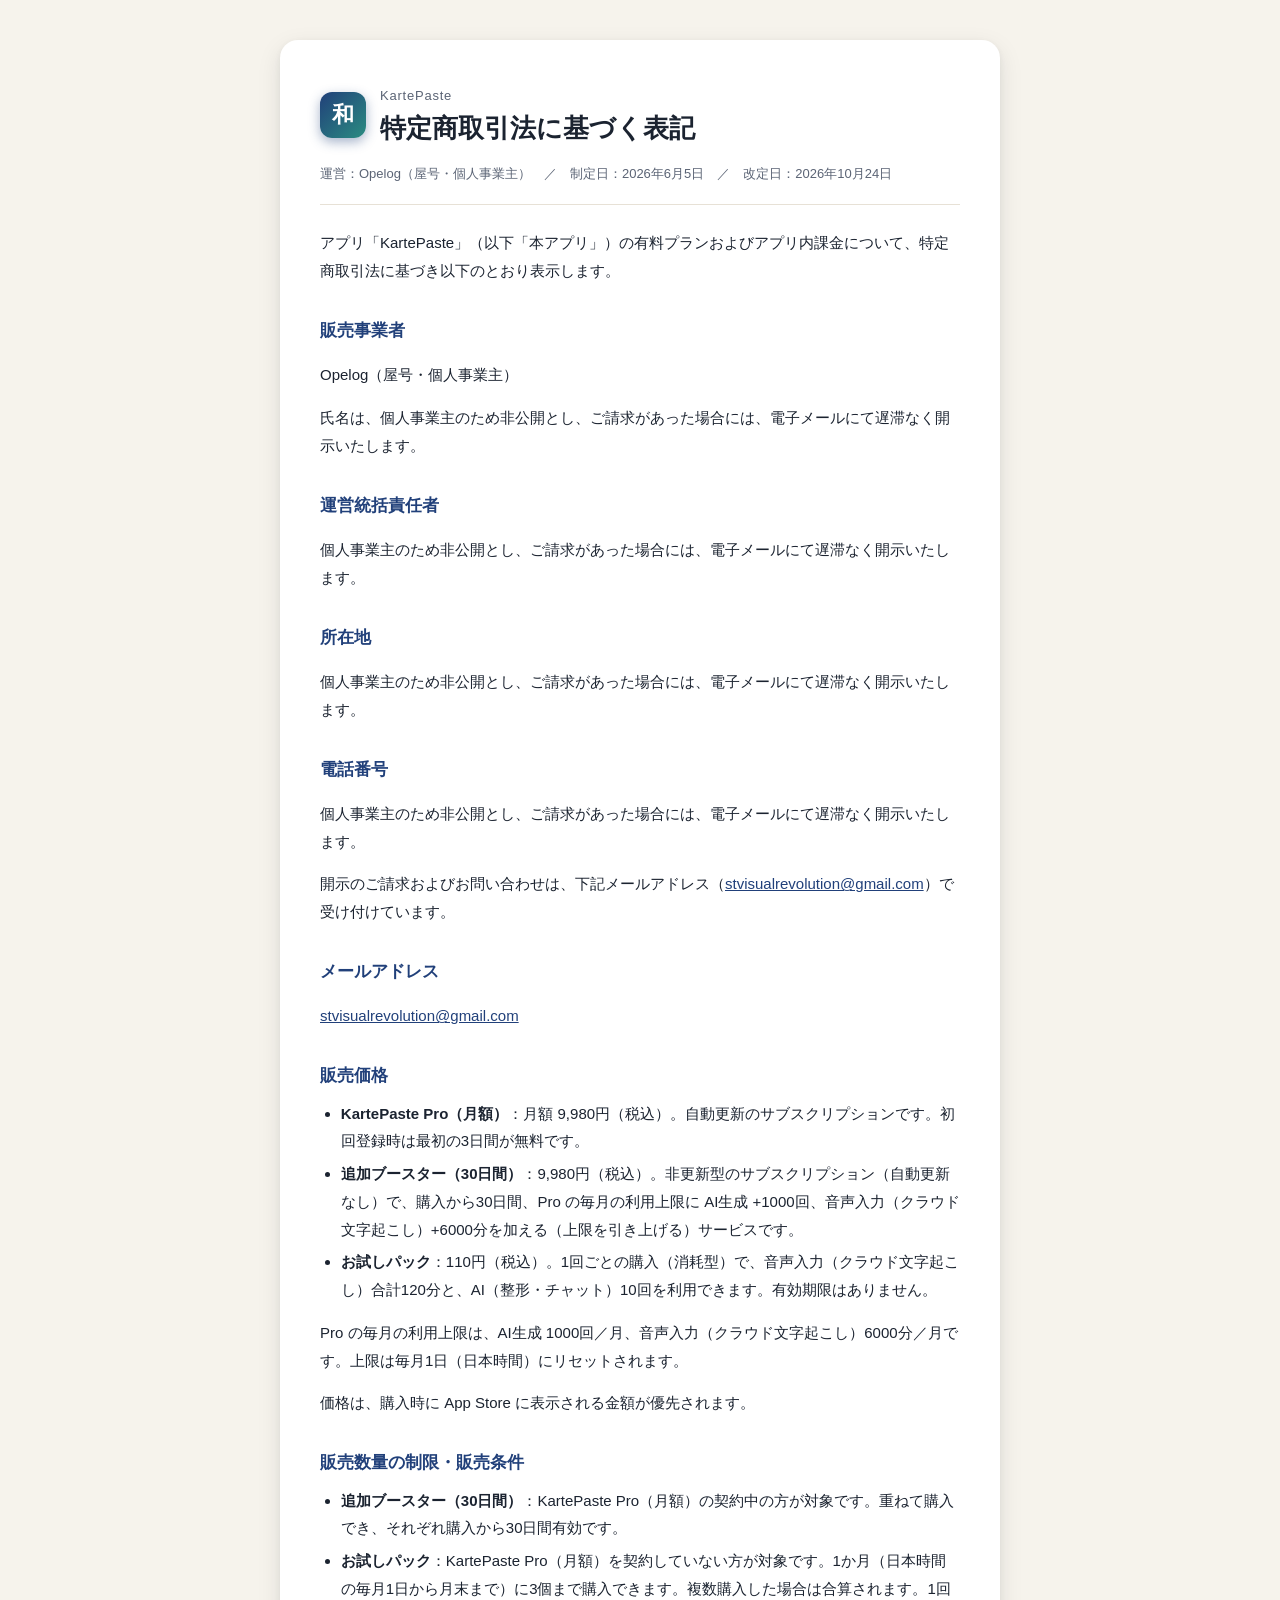
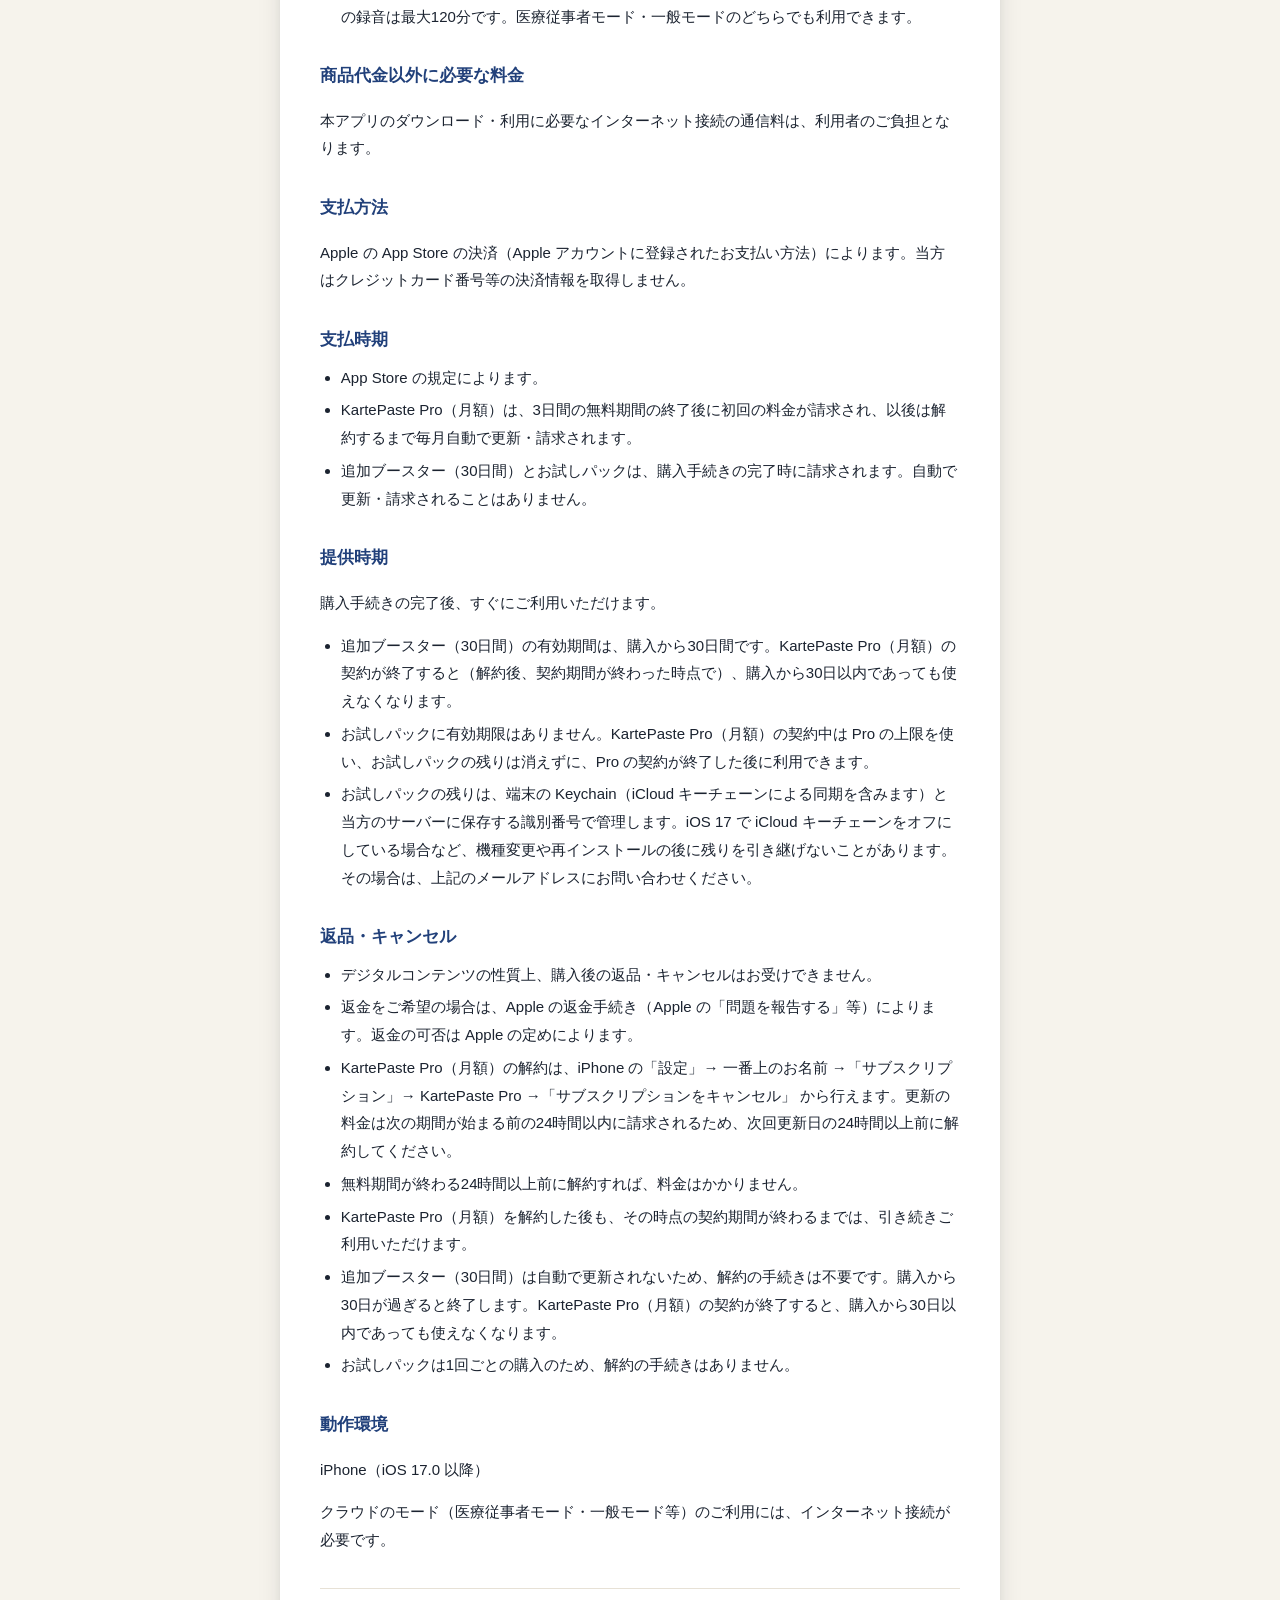
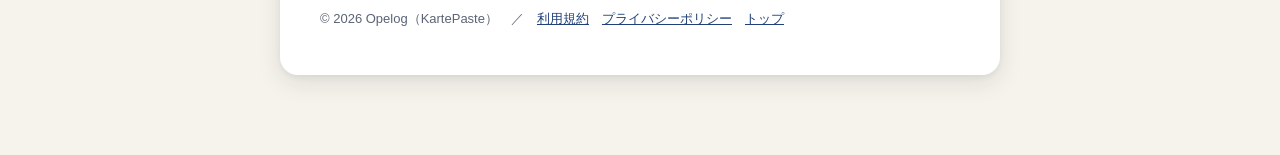
<file: tokushoho.html>
<!DOCTYPE html>
<html lang="ja">
<head>
<meta charset="UTF-8" />
<meta name="viewport" content="width=device-width, initial-scale=1.0" />
<title>特定商取引法に基づく表記｜KartePaste</title>
<link rel="stylesheet" href="style.css" />
</head>
<body>
<div class="wrap">
  <div class="paper">
    <div class="hero">
      <div class="hero-mark">和</div>
      <div><div class="app-name">KartePaste</div><h1>特定商取引法に基づく表記</h1></div>
    </div>
    <p class="meta">運営：Opelog（屋号・個人事業主）　／　制定日：2026年6月5日　／　改定日：2026年10月24日</p>

    <p>アプリ「KartePaste」（以下「本アプリ」）の有料プランおよびアプリ内課金について、特定商取引法に基づき以下のとおり表示します。</p>

    <h2>販売事業者</h2>
    <p>Opelog（屋号・個人事業主）</p>
    <p>氏名は、個人事業主のため非公開とし、ご請求があった場合には、電子メールにて遅滞なく開示いたします。</p>

    <h2>運営統括責任者</h2>
    <p>個人事業主のため非公開とし、ご請求があった場合には、電子メールにて遅滞なく開示いたします。</p>

    <h2>所在地</h2>
    <p>個人事業主のため非公開とし、ご請求があった場合には、電子メールにて遅滞なく開示いたします。</p>

    <h2>電話番号</h2>
    <p>個人事業主のため非公開とし、ご請求があった場合には、電子メールにて遅滞なく開示いたします。</p>
    <p>開示のご請求およびお問い合わせは、下記メールアドレス（<a href="mailto:stvisualrevolution@gmail.com">stvisualrevolution@gmail.com</a>）で受け付けています。</p>

    <h2>メールアドレス</h2>
    <p><a href="mailto:stvisualrevolution@gmail.com">stvisualrevolution@gmail.com</a></p>

    <h2>販売価格</h2>
    <ul>
      <li><strong>KartePaste Pro（月額）</strong>：月額 9,980円（税込）。自動更新のサブスクリプションです。初回登録時は最初の3日間が無料です。</li>
      <li><strong>追加ブースター（30日間）</strong>：9,980円（税込）。非更新型のサブスクリプション（自動更新なし）で、購入から30日間、Pro の毎月の利用上限に AI生成 +1000回、音声入力（クラウド文字起こし）+6000分を加える（上限を引き上げる）サービスです。</li>
      <li><strong>お試しパック</strong>：110円（税込）。1回ごとの購入（消耗型）で、音声入力（クラウド文字起こし）合計120分と、AI（整形・チャット）10回を利用できます。有効期限はありません。</li>
    </ul>
    <p>Pro の毎月の利用上限は、AI生成 1000回／月、音声入力（クラウド文字起こし）6000分／月です。上限は毎月1日（日本時間）にリセットされます。</p>
    <p>価格は、購入時に App Store に表示される金額が優先されます。</p>

    <h2>販売数量の制限・販売条件</h2>
    <ul>
      <li><strong>追加ブースター（30日間）</strong>：KartePaste Pro（月額）の契約中の方が対象です。重ねて購入でき、それぞれ購入から30日間有効です。</li>
      <li><strong>お試しパック</strong>：KartePaste Pro（月額）を契約していない方が対象です。1か月（日本時間の毎月1日から月末まで）に3個まで購入できます。複数購入した場合は合算されます。1回の録音は最大120分です。医療従事者モード・一般モードのどちらでも利用できます。</li>
    </ul>

    <h2>商品代金以外に必要な料金</h2>
    <p>本アプリのダウンロード・利用に必要なインターネット接続の通信料は、利用者のご負担となります。</p>

    <h2>支払方法</h2>
    <p>Apple の App Store の決済（Apple アカウントに登録されたお支払い方法）によります。当方はクレジットカード番号等の決済情報を取得しません。</p>

    <h2>支払時期</h2>
    <ul>
      <li>App Store の規定によります。</li>
      <li>KartePaste Pro（月額）は、3日間の無料期間の終了後に初回の料金が請求され、以後は解約するまで毎月自動で更新・請求されます。</li>
      <li>追加ブースター（30日間）とお試しパックは、購入手続きの完了時に請求されます。自動で更新・請求されることはありません。</li>
    </ul>

    <h2>提供時期</h2>
    <p>購入手続きの完了後、すぐにご利用いただけます。</p>
    <ul>
      <li>追加ブースター（30日間）の有効期間は、購入から30日間です。KartePaste Pro（月額）の契約が終了すると（解約後、契約期間が終わった時点で）、購入から30日以内であっても使えなくなります。</li>
      <li>お試しパックに有効期限はありません。KartePaste Pro（月額）の契約中は Pro の上限を使い、お試しパックの残りは消えずに、Pro の契約が終了した後に利用できます。</li>
      <li>お試しパックの残りは、端末の Keychain（iCloud キーチェーンによる同期を含みます）と当方のサーバーに保存する識別番号で管理します。iOS 17 で iCloud キーチェーンをオフにしている場合など、機種変更や再インストールの後に残りを引き継げないことがあります。その場合は、上記のメールアドレスにお問い合わせください。</li>
    </ul>

    <h2>返品・キャンセル</h2>
    <ul>
      <li>デジタルコンテンツの性質上、購入後の返品・キャンセルはお受けできません。</li>
      <li>返金をご希望の場合は、Apple の返金手続き（Apple の「問題を報告する」等）によります。返金の可否は Apple の定めによります。</li>
      <li>KartePaste Pro（月額）の解約は、iPhone の「設定」→ 一番上のお名前 →「サブスクリプション」→ KartePaste Pro →「サブスクリプションをキャンセル」 から行えます。更新の料金は次の期間が始まる前の24時間以内に請求されるため、次回更新日の24時間以上前に解約してください。</li>
      <li>無料期間が終わる24時間以上前に解約すれば、料金はかかりません。</li>
      <li>KartePaste Pro（月額）を解約した後も、その時点の契約期間が終わるまでは、引き続きご利用いただけます。</li>
      <li>追加ブースター（30日間）は自動で更新されないため、解約の手続きは不要です。購入から30日が過ぎると終了します。KartePaste Pro（月額）の契約が終了すると、購入から30日以内であっても使えなくなります。</li>
      <li>お試しパックは1回ごとの購入のため、解約の手続きはありません。</li>
    </ul>

    <h2>動作環境</h2>
    <p>iPhone（iOS 17.0 以降）</p>
    <p>クラウドのモード（医療従事者モード・一般モード等）のご利用には、インターネット接続が必要です。</p>

    <div class="foot">
      © 2026 Opelog（KartePaste）　／　<a href="terms.html">利用規約</a>　<a href="privacy.html">プライバシーポリシー</a>　<a href="index.html">トップ</a>
    </div>
  </div>
</div>
</body>
</html>
</file>
<file: style.css>
:root{
  --bg:#f6f3ec; --paper:#ffffff; --ink:#1b2330; --ink-soft:#5b6475;
  --accent:#21407a; --accent-2:#2b8c81; --accent-soft:#eaf0f7;
  --rule:#e7e1d6;
}
@media (prefers-color-scheme: dark){
  :root{
    --bg:#11151d; --paper:#1b2230; --ink:#eaf0fb; --ink-soft:#a9b4c6;
    --accent:#8fb4ff; --accent-2:#5fd3c5; --accent-soft:#22304a;
    --rule:#2c3850;
  }
}
*{box-sizing:border-box}
html,body{margin:0;padding:0;background:var(--bg);color:var(--ink);
  font-family:-apple-system,BlinkMacSystemFont,"Hiragino Sans","Yu Gothic","Meiryo",sans-serif;
  line-height:1.85;font-size:16px}
a{color:var(--accent)}
.wrap{max-width:760px;margin:0 auto;padding:40px 20px 80px}
.paper{background:var(--paper);border-radius:18px;padding:44px 40px;
  box-shadow:0 8px 24px rgba(20,25,40,.10),0 2px 6px rgba(20,25,40,.06)}
.hero{display:flex;align-items:center;gap:14px;margin-bottom:6px}
.hero-mark{width:46px;height:46px;border-radius:12px;flex:none;display:grid;place-items:center;
  font-size:22px;font-weight:700;color:#fff;font-family:"Hiragino Mincho ProN",serif;
  background:linear-gradient(135deg,var(--accent),var(--accent-2));box-shadow:0 4px 12px rgba(33,64,122,.4)}
.app-name{font-size:13px;color:var(--ink-soft);letter-spacing:.06em}
h1{font-size:26px;margin:2px 0 0;line-height:1.4}
.meta{color:var(--ink-soft);font-size:13px;margin:16px 0 24px;padding-bottom:18px;border-bottom:1px solid var(--rule)}
h2{font-size:17px;margin:30px 0 8px;color:var(--accent)}
p,li{font-size:15px;color:var(--ink)}
ul,ol{padding-left:1.3em;margin:6px 0}
li{margin-bottom:5px}
.note{background:var(--accent-soft);border-radius:12px;padding:14px 18px;font-size:13.5px;color:var(--ink-soft);margin:18px 0}
.foot{margin-top:34px;padding-top:18px;border-top:1px solid var(--rule);font-size:13px;color:var(--ink-soft)}
.links a{display:inline-block;margin-right:18px;font-weight:600}
.table-wrap{overflow-x:auto;-webkit-overflow-scrolling:touch;margin:10px 0 14px}
.table-wrap table{border-collapse:collapse;min-width:720px;width:100%;font-size:13px;line-height:1.6}
.table-wrap th,.table-wrap td{border:1px solid var(--rule);padding:8px 10px;text-align:left;vertical-align:top;color:var(--ink)}
.table-wrap th{background:var(--accent-soft);font-weight:600;white-space:nowrap}
</file>
